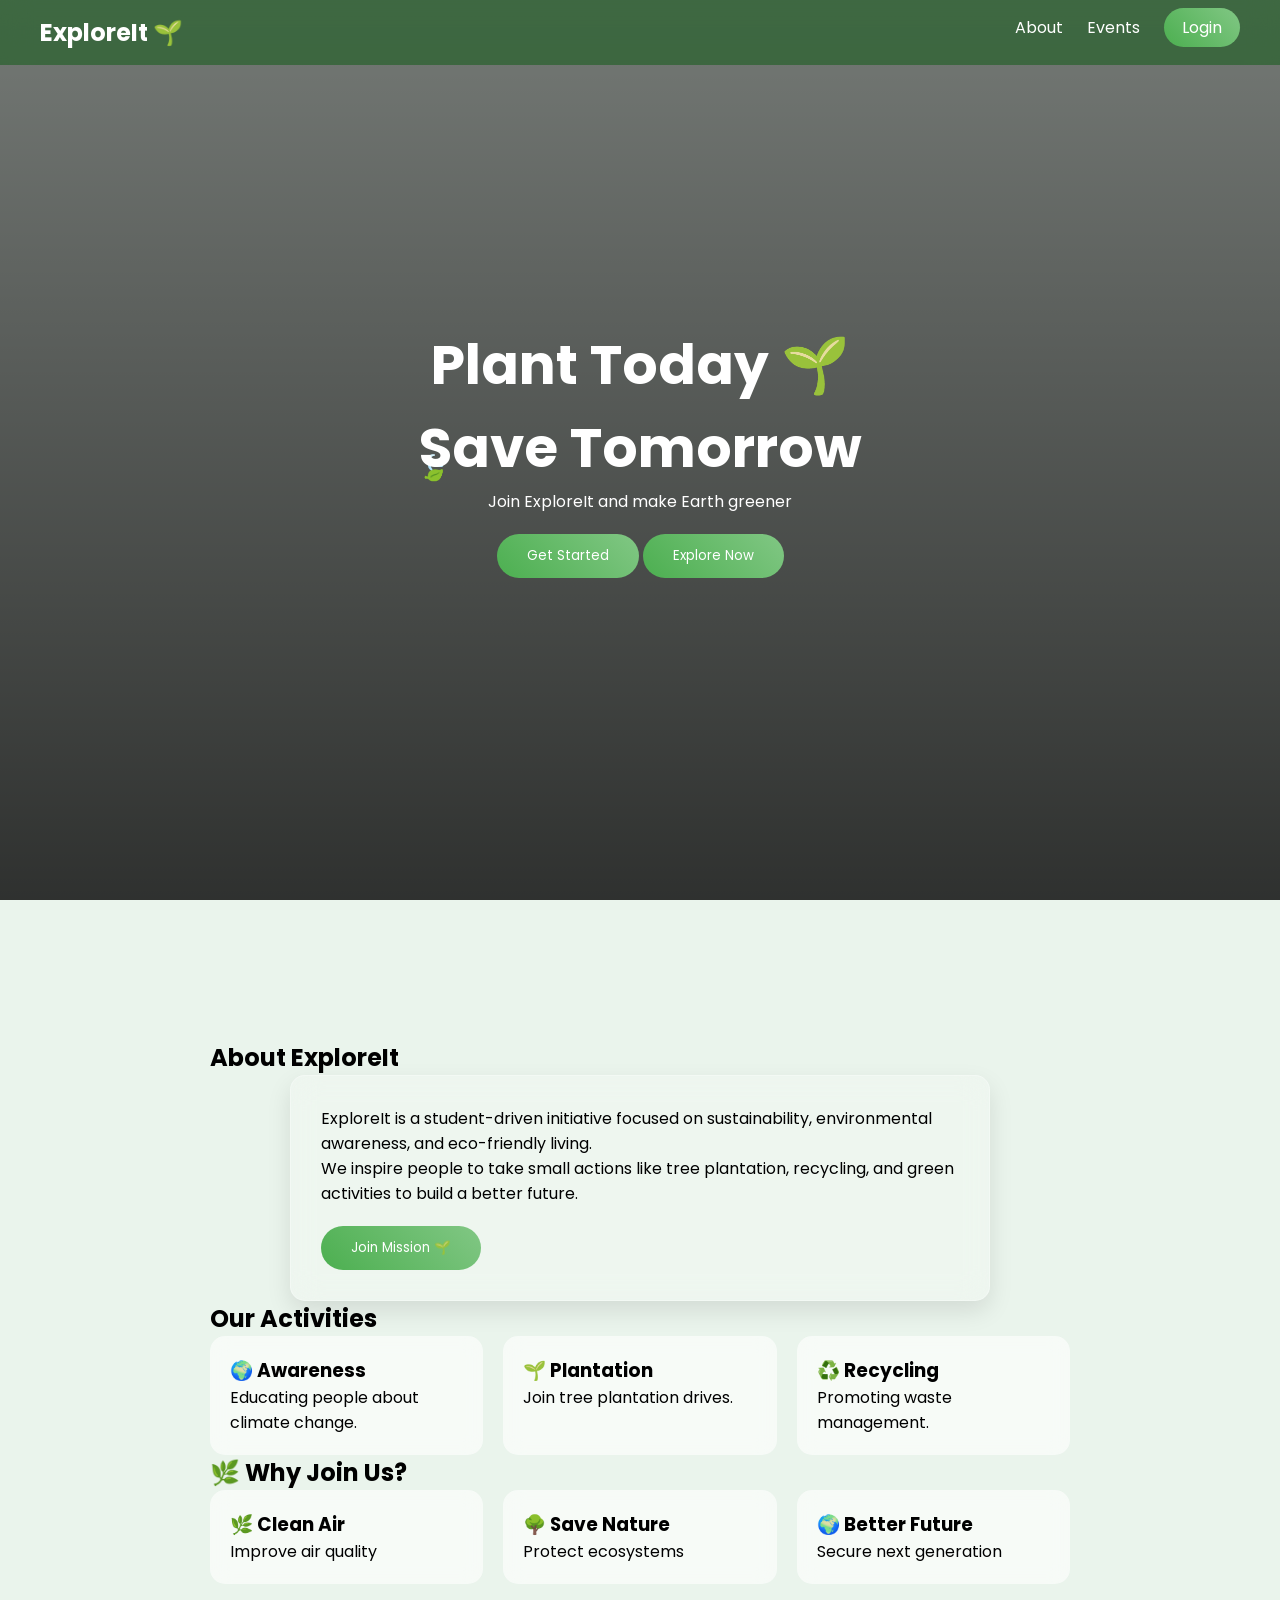
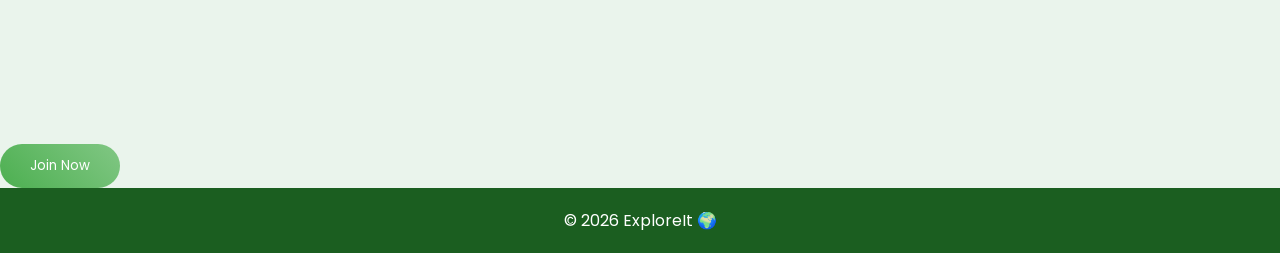
<file: index.html>
<!DOCTYPE html>
<html lang="en">
<head>
<meta charset="UTF-8">
<meta name="viewport" content="width=device-width, initial-scale=1.0">
<title>ExploreIt</title>

<link rel="stylesheet" href="style.css">
<link href="https://fonts.googleapis.com/css2?family=Poppins:wght@300;400;600;800&display=swap" rel="stylesheet">
</head>

<body>

<!-- NAVBAR -->
<nav class="glass-nav">
    <h2>ExploreIt 🌱</h2>
    <div>
        <a href="#about">About</a>
        <a href="#events">Events</a>
        <a href="login.html" class="nav-btn">Login</a>
    </div>
</nav>

<!-- HERO -->
<section class="hero">
    <div class="overlay"></div>

    <!-- 🌿 LEAF ANIMATION -->
    <div class="leaf-bg">
        <span>🍃</span>
        <span>🍃</span>
        <span>🍃</span>
        <span>🍃</span>
        <span>🍃</span>
    </div>

    <div class="hero-content">
        <h1>Plant Today 🌱<br>Save Tomorrow</h1>
        <p>Join ExploreIt and make Earth greener</p>
        <button class="btn glow-btn">Get Started</button>
        <button class="btn glow-btn">Explore Now</button>
    </div>
</section>

<div class="container">

<!-- ABOUT -->
<section id="about" class="fade-in">

    <h2>About ExploreIt</h2>

    <div class="about-box glass-card">
        <p>
            ExploreIt is a student-driven initiative focused on sustainability,
            environmental awareness, and eco-friendly living.
        </p>

        <p>
            We inspire people to take small actions like tree plantation,
            recycling, and green activities to build a better future.
        </p>

        <button class="btn glow-btn" onclick="window.location.href='join.html'">
    Join Mission 🌱
</button>
    </div>

</section>

<!-- EVENTS -->
<section id="events" class="fade-in">
    <h2>Our Activities</h2>

    <div class="cards">

        <div class="card">
            <h3>🌍 Awareness</h3>
            <p>Educating people about climate change.</p>
        </div>

        <div class="card plantation-card" onclick="window.location.href='plantation.html'">
            <h3>🌱 Plantation</h3>
            <p>Join tree plantation drives.</p>
        </div>

        <div class="card" onclick="window.location.href='recycle.html'">
            <h3>♻️ Recycling</h3>
            <p>Promoting waste management.</p>
        </div>

    </div>
</section>

<!-- EXTRA SECTION (LIKE PLANTATION STYLE) -->
<section class="fade-in">
    <h2>🌿 Why Join Us?</h2>

    <div class="cards">

    <div class="card clickable" onclick="window.location.href='air.html'">
        <h3>🌿 Clean Air</h3>
        <p>Improve air quality</p>
    </div>

    <div class="card clickable" onclick="window.location.href='nature.html'">
        <h3>🌳 Save Nature</h3>
        <p>Protect ecosystems</p>
    </div>

    <div class="card clickable" onclick="window.location.href='future.html'">
        <h3>🌍 Better Future</h3>
        <p>Secure next generation</p>
    </div>

</div>
         <!-- POPUP -->
    <div id="whyPopup" class="why-popup">
        <div class="why-content">
            <span class="close-btn" onclick="closeWhy()">×</span>
            <p id="whyText"></p>
        </div>
    </div>

    </div>


   <button class="btn glow-btn" onclick="window.location.href='join.html'">
    Join Now
</button>
</button>
</section>

</div>

<!-- FOOTER -->
<footer>
    <p>© 2026 ExploreIt 🌍</p>
</footer>

<!-- 🌿 SCROLL ANIMATION -->
<script>
const faders = document.querySelectorAll(".fade-in");

window.addEventListener("scroll", () => {
    faders.forEach(el => {
        const rect = el.getBoundingClientRect().top;
        if(rect < window.innerHeight - 100){
            el.classList.add("show");
        }
    });
});
</script>

</body>
</html>
</file>
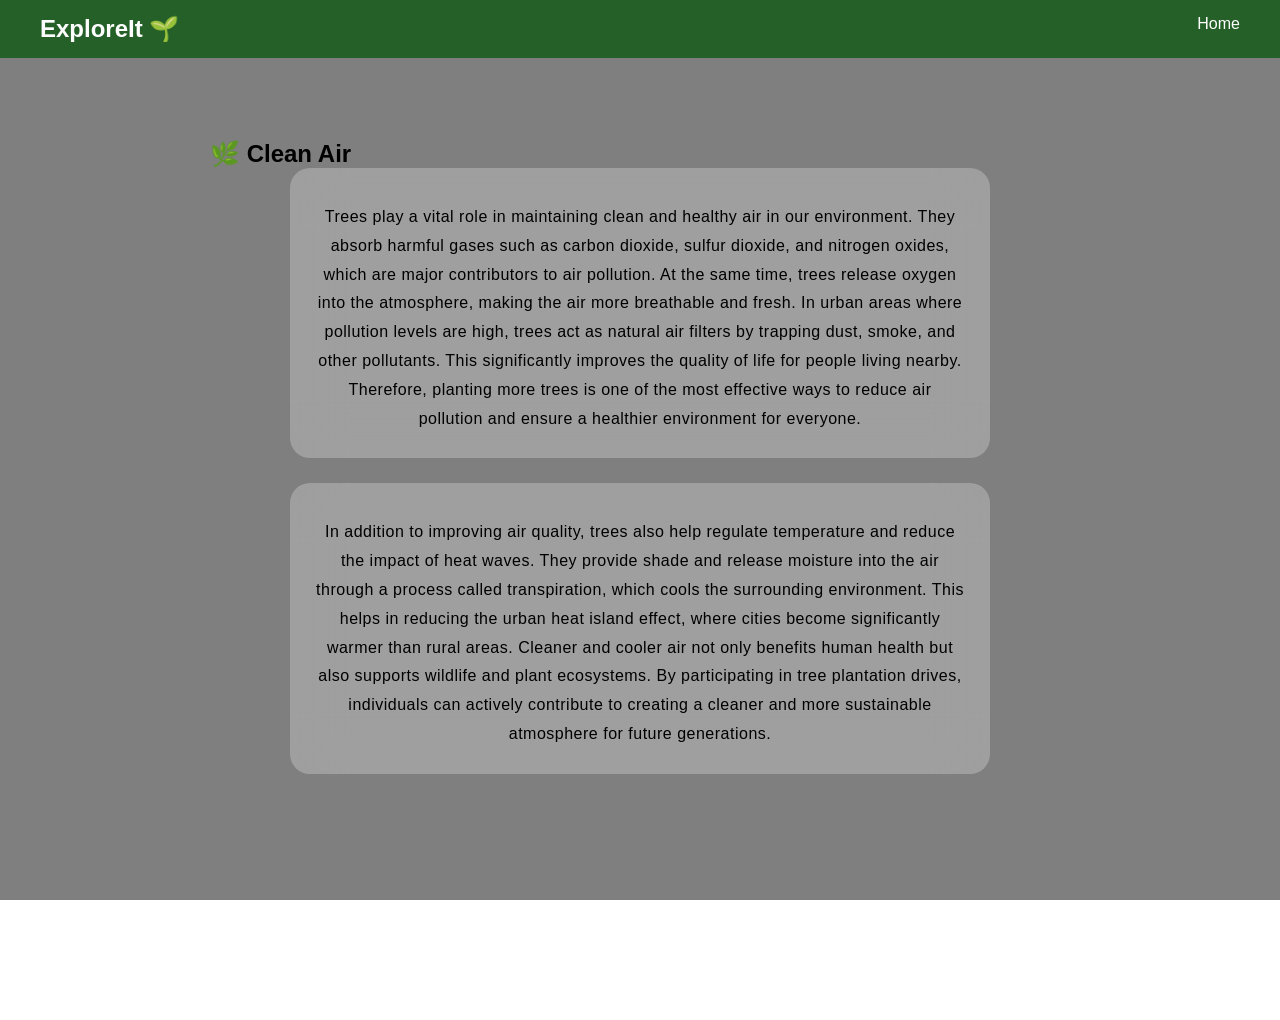
<file: air.html>
<!DOCTYPE html>
<html lang="en">
<head>
<meta charset="UTF-8">
<title>Clean Air</title>
<link rel="stylesheet" href="style.css">
</head>

<body class="leaf-page">

<nav>
    <h2>ExploreIt 🌱</h2>
    <a href="index.html">Home</a>
</nav>

<div class="leaf-overlay"></div>

<div class="container">

<h2>🌿 Clean Air</h2>

<div>

    <div class="event-card">
        <p>
            Trees play a vital role in maintaining clean and healthy air in our environment. They absorb harmful gases such as carbon dioxide, sulfur dioxide, and nitrogen oxides, which are major contributors to air pollution. At the same time, trees release oxygen into the atmosphere, making the air more breathable and fresh. In urban areas where pollution levels are high, trees act as natural air filters by trapping dust, smoke, and other pollutants. This significantly improves the quality of life for people living nearby. Therefore, planting more trees is one of the most effective ways to reduce air pollution and ensure a healthier environment for everyone.
        </p>
    </div>

    <div class="event-card">
        <p>
            In addition to improving air quality, trees also help regulate temperature and reduce the impact of heat waves. They provide shade and release moisture into the air through a process called transpiration, which cools the surrounding environment. This helps in reducing the urban heat island effect, where cities become significantly warmer than rural areas. Cleaner and cooler air not only benefits human health but also supports wildlife and plant ecosystems. By participating in tree plantation drives, individuals can actively contribute to creating a cleaner and more sustainable atmosphere for future generations.
        </p>
    </div>

</div>

</div>

</body>
</html>
</file>
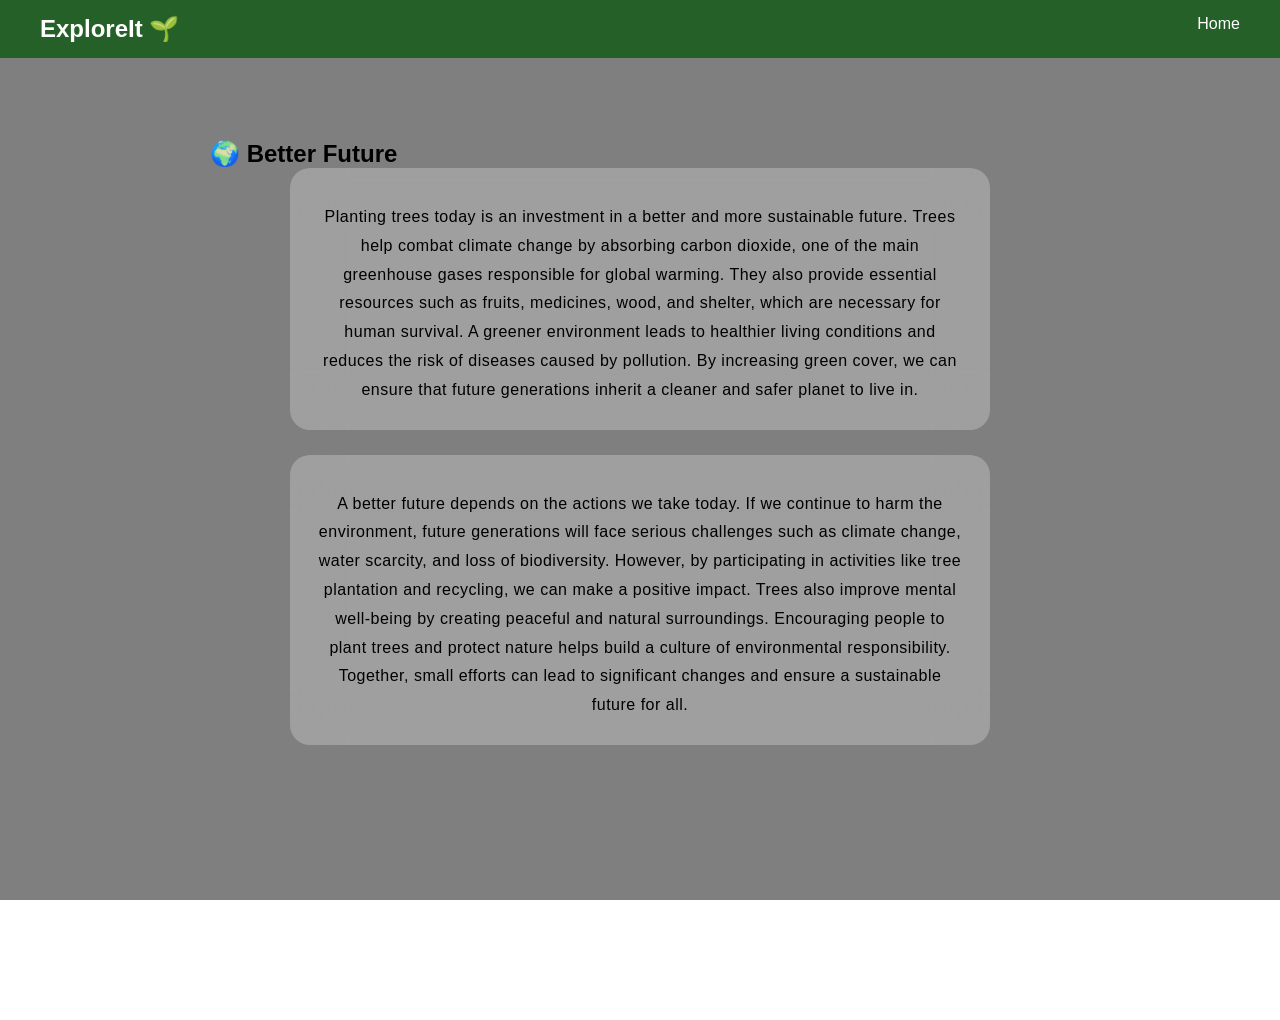
<file: future.html>
<!DOCTYPE html>
<html lang="en">
<head>
<meta charset="UTF-8">
<title>Better Future</title>
<link rel="stylesheet" href="style.css">
</head>

<body class="leaf-page">

<nav>
    <h2>ExploreIt 🌱</h2>
    <a href="index.html">Home</a>
</nav>

<div class="leaf-overlay"></div>

<div class="container">

<h2>🌍 Better Future</h2>

<div>

    <div class="event-card">
        <p>
            Planting trees today is an investment in a better and more sustainable future. Trees help combat climate change by absorbing carbon dioxide, one of the main greenhouse gases responsible for global warming. They also provide essential resources such as fruits, medicines, wood, and shelter, which are necessary for human survival. A greener environment leads to healthier living conditions and reduces the risk of diseases caused by pollution. By increasing green cover, we can ensure that future generations inherit a cleaner and safer planet to live in.
        </p>
    </div>

    <div class="event-card">
        <p>
            A better future depends on the actions we take today. If we continue to harm the environment, future generations will face serious challenges such as climate change, water scarcity, and loss of biodiversity. However, by participating in activities like tree plantation and recycling, we can make a positive impact. Trees also improve mental well-being by creating peaceful and natural surroundings. Encouraging people to plant trees and protect nature helps build a culture of environmental responsibility. Together, small efforts can lead to significant changes and ensure a sustainable future for all.
        </p>
    </div>

</div>

</div>

</body>
</html>
</file>
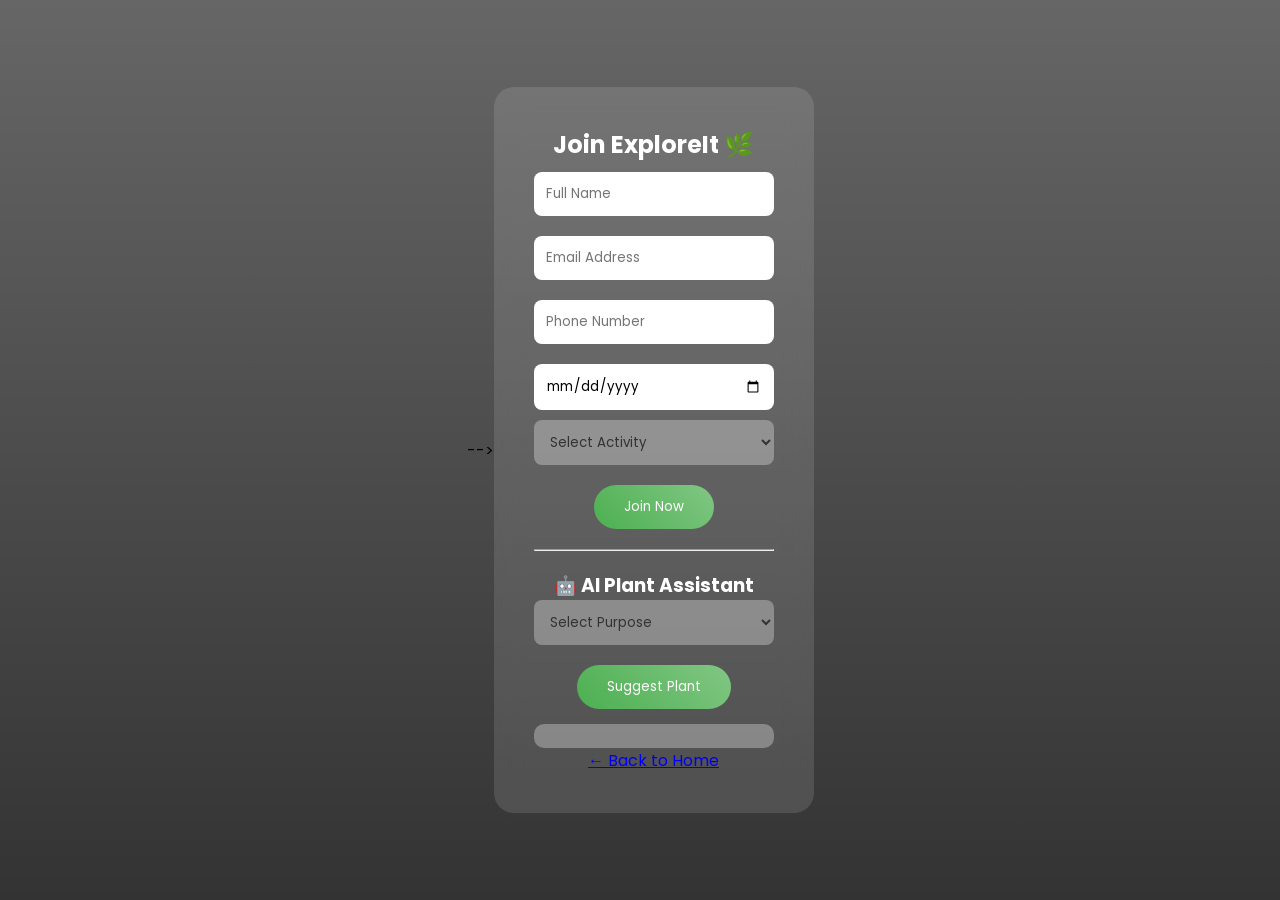
<file: join.html>
<!-- <!DOCTYPE html>
<html lang="en">
<head>
<meta charset="UTF-8">
<meta name="viewport" content="width=device-width, initial-scale=1.0">
<title>Join ExploreIt</title>

<link rel="stylesheet" href="style.css">
<link href="https://fonts.googleapis.com/css2?family=Poppins:wght@300;400;600&display=swap" rel="stylesheet">
</head>

<body class="auth-body">

<div class="auth-container">

    <h2>Join ExploreIt 🌿</h2>
    
    <div class="input-group">
    <select id="purpose">
        <option value="">Select Purpose</option>
        <option value="shade">Shade</option>
        <option value="fruit">Fruit</option>
        <option value="oxygen">Oxygen</option>
    </select>
     <h3>🤖 AI Plant Assistant</h3>
</div>

<button class="btn glow-btn" onclick="suggestPlant()">Suggest Plant</button>

<div id="result" class="info-box"></div>

     NAME -->
    <!-- <div class="input-group">
        <input type="text" placeholder="Full Name" id="name" required>
    </div> -->

    <!-- EMAIL -->
    <!-- <div class="input-group">
        <input type="email" placeholder="Email Address" id="email" required>
    </div> -->

    <!-- PHONE -->
    <!-- <div class="input-group">
        <input type="tel" placeholder="Phone Number" id="phone" required>
    </div> -->

    <!-- DOB -->
    <!-- <div class="input-group">
        <input type="date" id="dob" required>
    </div> -->

    <!-- ACTIVITY SELECTION -->
    <!-- <div class="input-group">
        <select id="activity">
            <option value="">Select Activity</option>
            <option value="Plantation">🌱 Plantation</option>
            <option value="Recycling">♻️ Recycling</option>
            <option value="Awareness">🌍 Awareness</option>
        </select>
    </div> -->

    <!-- BUTTON -->
    <!-- <button class="btn glow-btn" onclick="submitForm()">Join Now</button> -->

    <!-- BACK -->
    <!-- <p class="auth-text">
        <a href="index.html">← Back to Home</a>
    </p> -->

<!-- </div>

<script>

function submitForm(){
    let name = document.getElementById("name").value;
    let email = document.getElementById("email").value;
    let phone = document.getElementById("phone").value;
    let dob = document.getElementById("dob").value;
    let activity = document.getElementById("activity").value;

    if(name === "" || email === "" || phone === "" || dob === "" || activity === ""){
        alert("Please fill all fields!");
        return;
    }

    alert(`✅ ${name}, you have joined ${activity} successfully!`);
}

</script>

</body>
</html> --> -->
<!DOCTYPE html>
<html lang="en">
<head>
<meta charset="UTF-8">
<meta name="viewport" content="width=device-width, initial-scale=1.0">
<title>Join ExploreIt</title>

<link rel="stylesheet" href="style.css">
<link href="https://fonts.googleapis.com/css2?family=Poppins:wght@300;400;600&display=swap" rel="stylesheet">
</head>

<body class="auth-body">

<div class="auth-container">

    <h2>Join ExploreIt 🌿</h2>

    <!-- FORM -->
    <div class="input-group">
        <input type="text" id="name" placeholder="Full Name" required>
    </div>

    <div class="input-group">
        <input type="email" id="email" placeholder="Email Address" required>
    </div>

    <div class="input-group">
        <input type="tel" id="phone" placeholder="Phone Number" required>
    </div>

    <div class="input-group">
        <input type="date" id="dob" required>
    </div>

    <!-- ACTIVITY -->
    <div class="input-group">
        <select id="activity">
            <option value="">Select Activity</option>
            <option value="Plantation">🌱 Plantation</option>
            <option value="Recycling">♻️ Recycling</option>
            <option value="Awareness">🌍 Awareness</option>
        </select>
    </div>

    <!-- JOIN BUTTON -->
    <button type="button" class="btn glow-btn" onclick="submitForm()">
        Join Now
    </button>

    <hr style="margin:20px 0;">

    <!-- 🤖 AI SECTION -->
    <h3>🤖 AI Plant Assistant</h3>

    <div class="input-group">
        <select id="purpose">
            <option value="">Select Purpose</option>
            <option value="shade">🌳 Shade</option>
            <option value="fruit">🥭 Fruit</option>
            <option value="oxygen">🌿 Oxygen</option>
        </select>
    </div>

    <button type="button" class="btn glow-btn" onclick="suggestPlant()">
        Suggest Plant
    </button>

    <!-- RESULT -->
    <div id="result" class="info-box"></div>

    <p class="auth-text">
        <a href="index.html">← Back to Home</a>
    </p>

</div>

<!-- ✅ SCRIPT (VERY IMPORTANT) -->
<script>

/* FORM SUBMIT */
function submitForm(){
    let name = document.getElementById("name").value;
    let email = document.getElementById("email").value;
    let phone = document.getElementById("phone").value;
    let dob = document.getElementById("dob").value;
    let activity = document.getElementById("activity").value;

    if(name === "" || email === "" || phone === "" || dob === "" || activity === ""){
        alert("⚠ Please fill all fields!");
        return;
    }

    alert(`✅ ${name}, you successfully joined ${activity}!`);
}

/* 🤖 AI SUGGESTION */
function suggestPlant(){
    let purpose = document.getElementById("purpose").value;
    let result = document.getElementById("result");

    if(purpose === ""){
        result.innerHTML = "⚠ Please select a purpose first!";
        return;
    }

    let suggestion = "";

    if(purpose === "shade"){
        suggestion = "🌳 Banyan Tree – Provides dense shade and lives long.";
    }
    else if(purpose === "fruit"){
        suggestion = "🥭 Mango Tree – Gives fruit and grows well in India.";
    }
    else if(purpose === "oxygen"){
        suggestion = "🌿 Neem Tree – Produces high oxygen and has medicinal benefits.";
    }

    result.innerHTML = "🤖 Suggestion: " + suggestion;
}

</script>

</body>
</html>
</file>
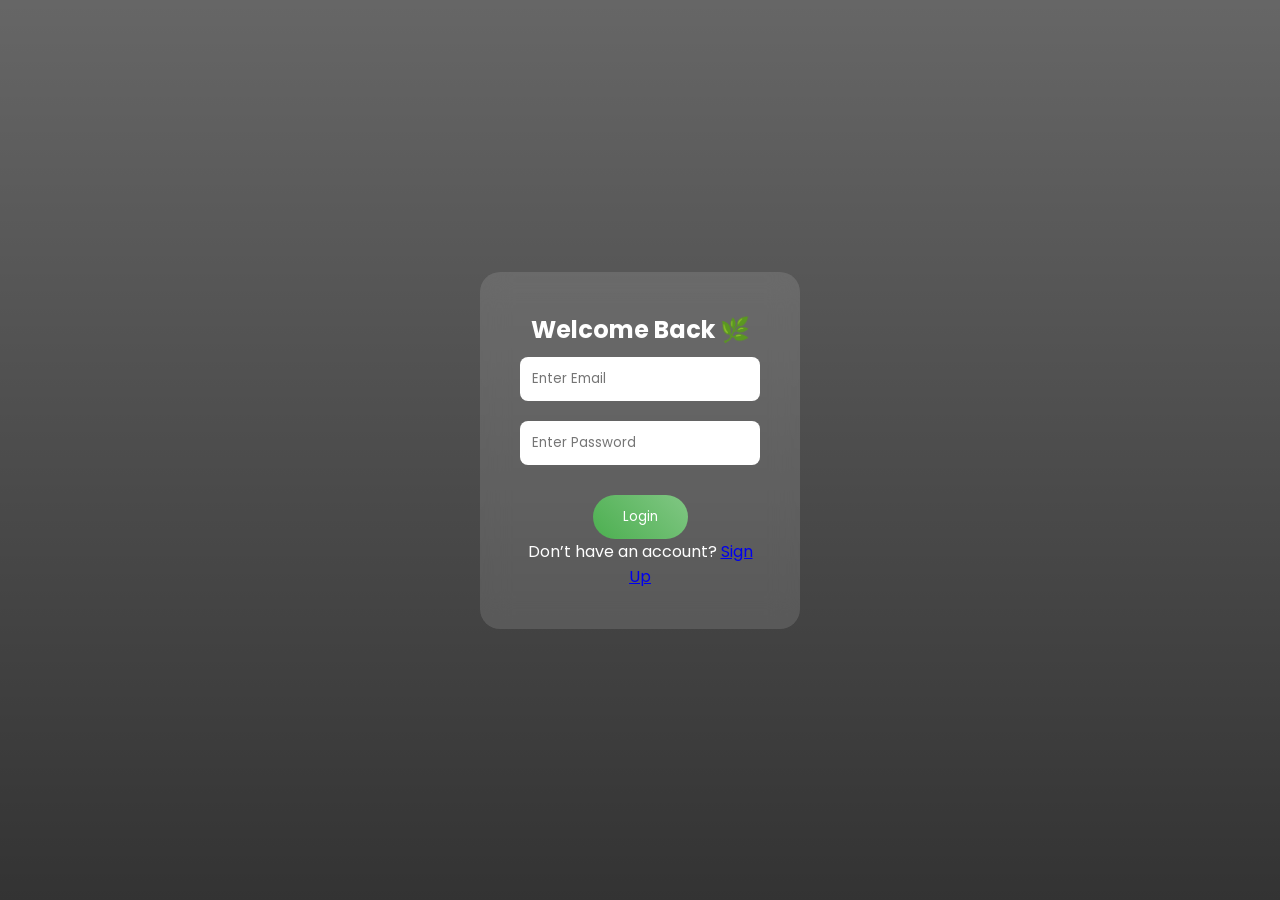
<file: login.html>
<!DOCTYPE html>
<html lang="en">
<head>
<meta charset="UTF-8">
<meta name="viewport" content="width=device-width, initial-scale=1.0">
<title>Login - ExploreIt</title>

<link rel="stylesheet" href="style.css">
<link href="https://fonts.googleapis.com/css2?family=Poppins:wght@300;400;600&display=swap" rel="stylesheet">
</head>

<body class="auth-body">

<div class="auth-container">

    <h2>Welcome Back 🌿</h2>

    <div class="input-group">
        <input type="email" placeholder="Enter Email" required>
    </div>

    <div class="input-group">
        <input type="password" placeholder="Enter Password" required>
    </div>

    <button class="btn glow-btn">Login</button>

    <p class="auth-text">
        Don’t have an account? 
        <a href="signup.html">Sign Up</a>
    </p>

</div>

</body>
</html>
</file>
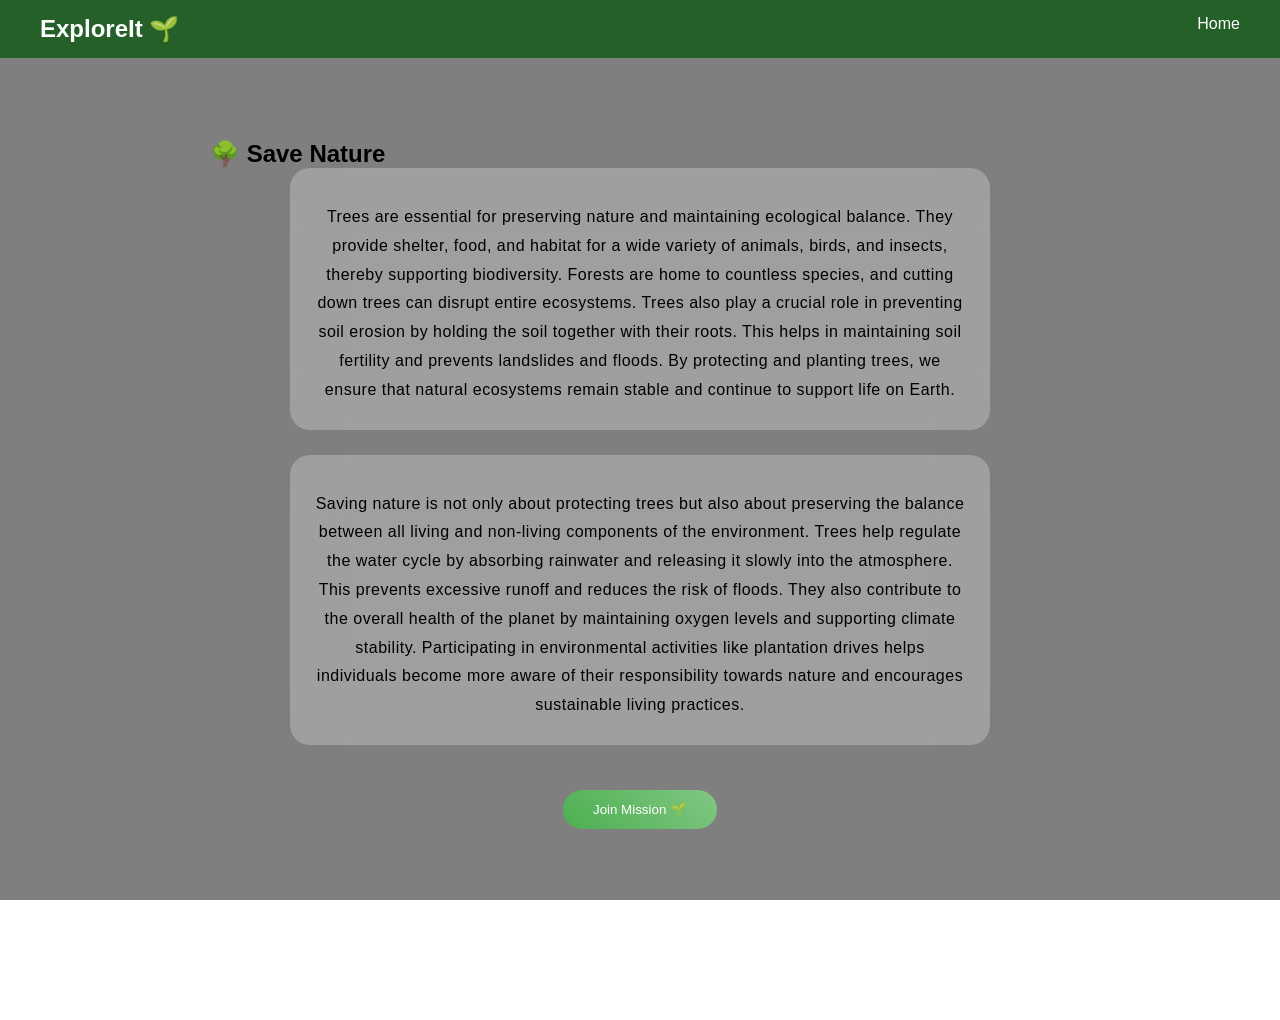
<file: nature.html>
<!DOCTYPE html>
<html lang="en">
<head>
<meta charset="UTF-8">
<title>Save Nature</title>
<link rel="stylesheet" href="style.css">
</head>

<body class="leaf-page">

<nav>
    <h2>ExploreIt 🌱</h2>
    <a href="index.html">Home</a>
</nav>

<div class="leaf-overlay"></div>

<div class="container">

<h2>🌳 Save Nature</h2>

<div>

    <div class="event-card">
        <p>
            Trees are essential for preserving nature and maintaining ecological balance. They provide shelter, food, and habitat for a wide variety of animals, birds, and insects, thereby supporting biodiversity. Forests are home to countless species, and cutting down trees can disrupt entire ecosystems. Trees also play a crucial role in preventing soil erosion by holding the soil together with their roots. This helps in maintaining soil fertility and prevents landslides and floods. By protecting and planting trees, we ensure that natural ecosystems remain stable and continue to support life on Earth.
        </p>
    </div>

    <div class="event-card">
        <p>
            Saving nature is not only about protecting trees but also about preserving the balance between all living and non-living components of the environment. Trees help regulate the water cycle by absorbing rainwater and releasing it slowly into the atmosphere. This prevents excessive runoff and reduces the risk of floods. They also contribute to the overall health of the planet by maintaining oxygen levels and supporting climate stability. Participating in environmental activities like plantation drives helps individuals become more aware of their responsibility towards nature and encourages sustainable living practices.
        </p>
    </div>

    <!-- 🔘 JOIN BUTTON (FIXED POSITION) -->
    <div style="text-align:center; margin-top:20px;">
        <button class="btn glow-btn" onclick="window.location.href='join.html'">
            Join Mission 🌱
        </button>
    </div>

</div>

</div>

</body>
</html>
</file>
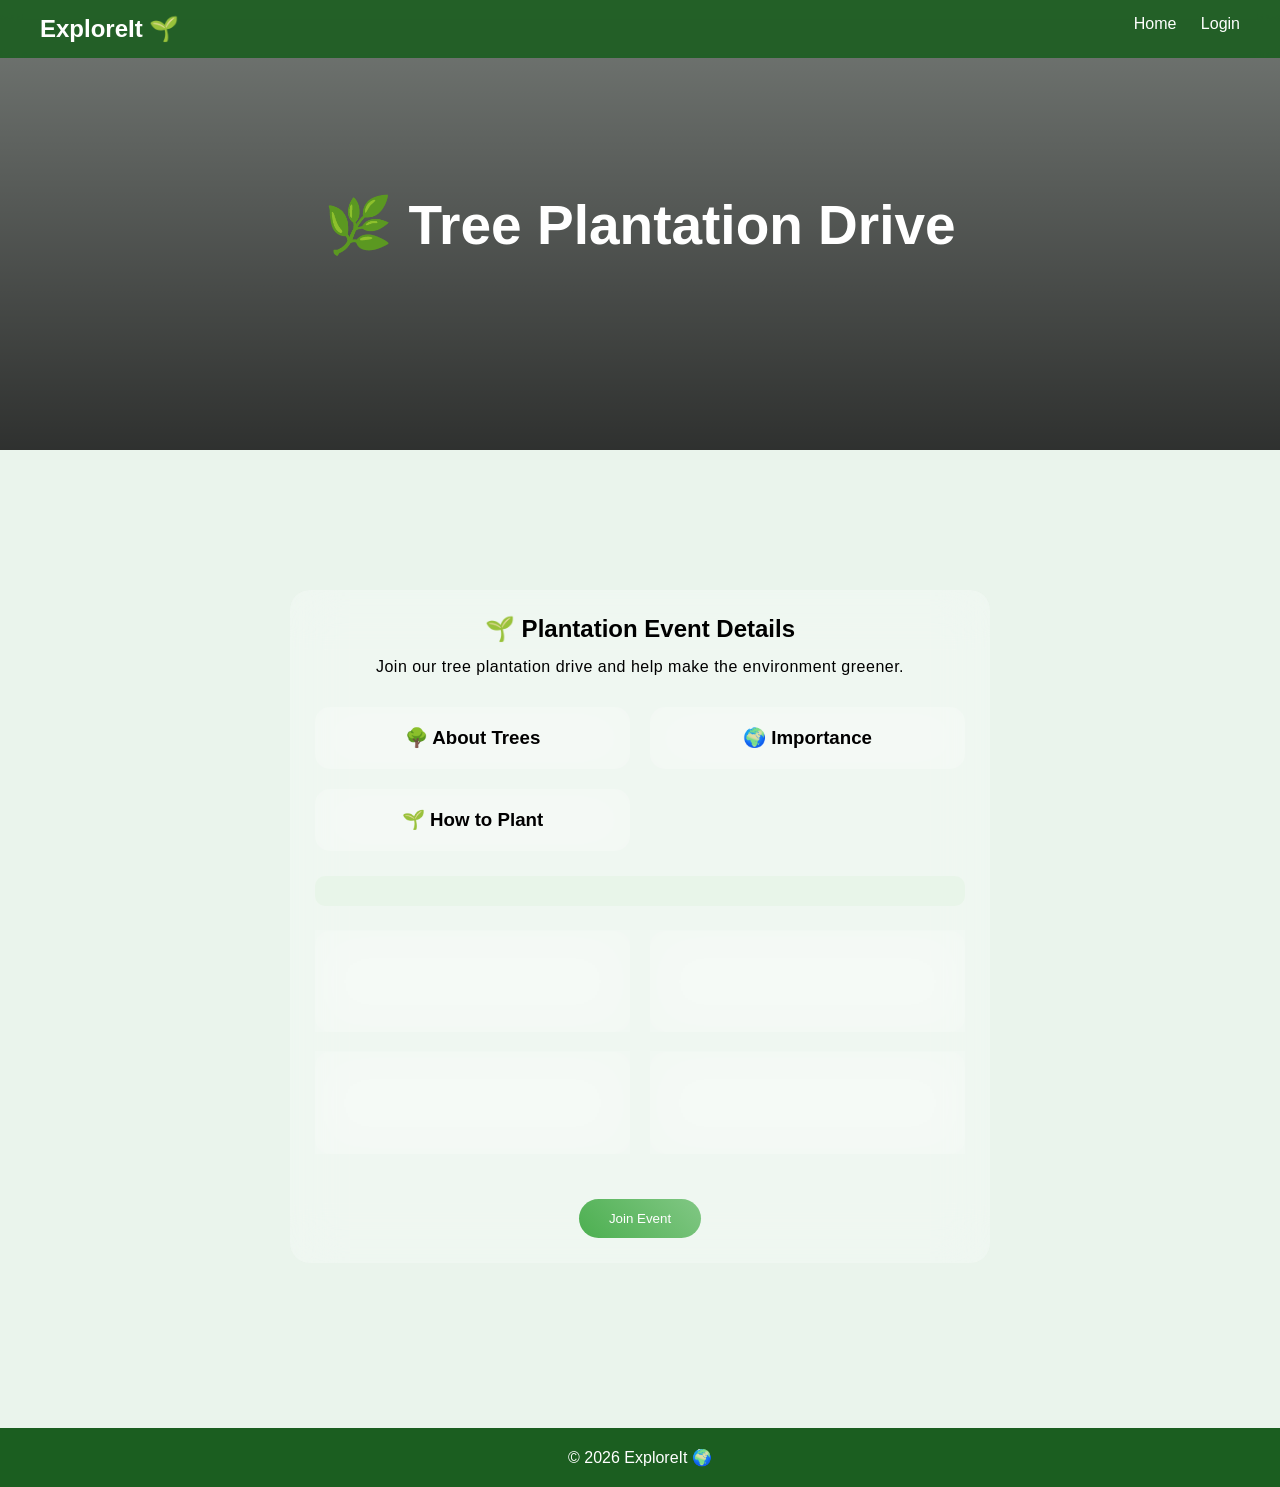
<file: plantation.html>
<!DOCTYPE html>
<html lang="en">
<head>
<meta charset="UTF-8">
<title>Plantation Event</title>

<link rel="stylesheet" href="style.css">
</head>

<body>

<nav>
    <h2>ExploreIt 🌱</h2>
    <div>
        <a href="index.html">Home</a>
        <a href="login.html">Login</a>
    </div>
</nav>

<section class="hero small-hero">
    <div class="overlay"></div>
    <div class="hero-content">
        <h1>🌿 Tree Plantation Drive</h1>
    </div>
</section>

<div class="container">

<!-- 🌿 EVENT -->
<section class="event-card">

<h2>🌱 Plantation Event Details</h2>

<p>
Join our tree plantation drive and help make the environment greener.
</p>

<!-- 📘 LEARNING -->
<div class="event-grid">

    <div class="event-box clickable" onclick="showInfo('about')">
        <h3>🌳 About Trees</h3>
    </div>

    <div class="event-box clickable" onclick="showInfo('importance')">
        <h3>🌍 Importance</h3>
    </div>

    <div class="event-box clickable" onclick="showInfo('plant')">
        <h3>🌱 How to Plant</h3>
    </div>

</div>

<div id="treeInfo" class="info-box"></div>

<!-- 📅 EVENT FORM -->
<div class="event-grid">

    <div class="event-box">
        <h3>📍 Location</h3>
        <p>Pune, Maharashtra</p>
    </div>

    <div class="event-box">
        <h3>📅 Date</h3>
        <input type="date" id="eventDate">
    </div>

    <div class="event-box">
        <h3>🕒 Time</h3>
        <input type="time" id="eventTime">
    </div>

    <div class="event-box">
        <h3>👥 Participants</h3>
        <input type="number" id="participants">
    </div>

</div>

<button class="btn glow-btn" onclick="registerEvent()">Join Event</button>

<div id="successMsg" class="success-box"></div>

</section>

</div>

<footer>
    <p>© 2026 ExploreIt 🌍</p>
</footer>

<script src="openmodal.js"></script>

</body>
</html>
</file>
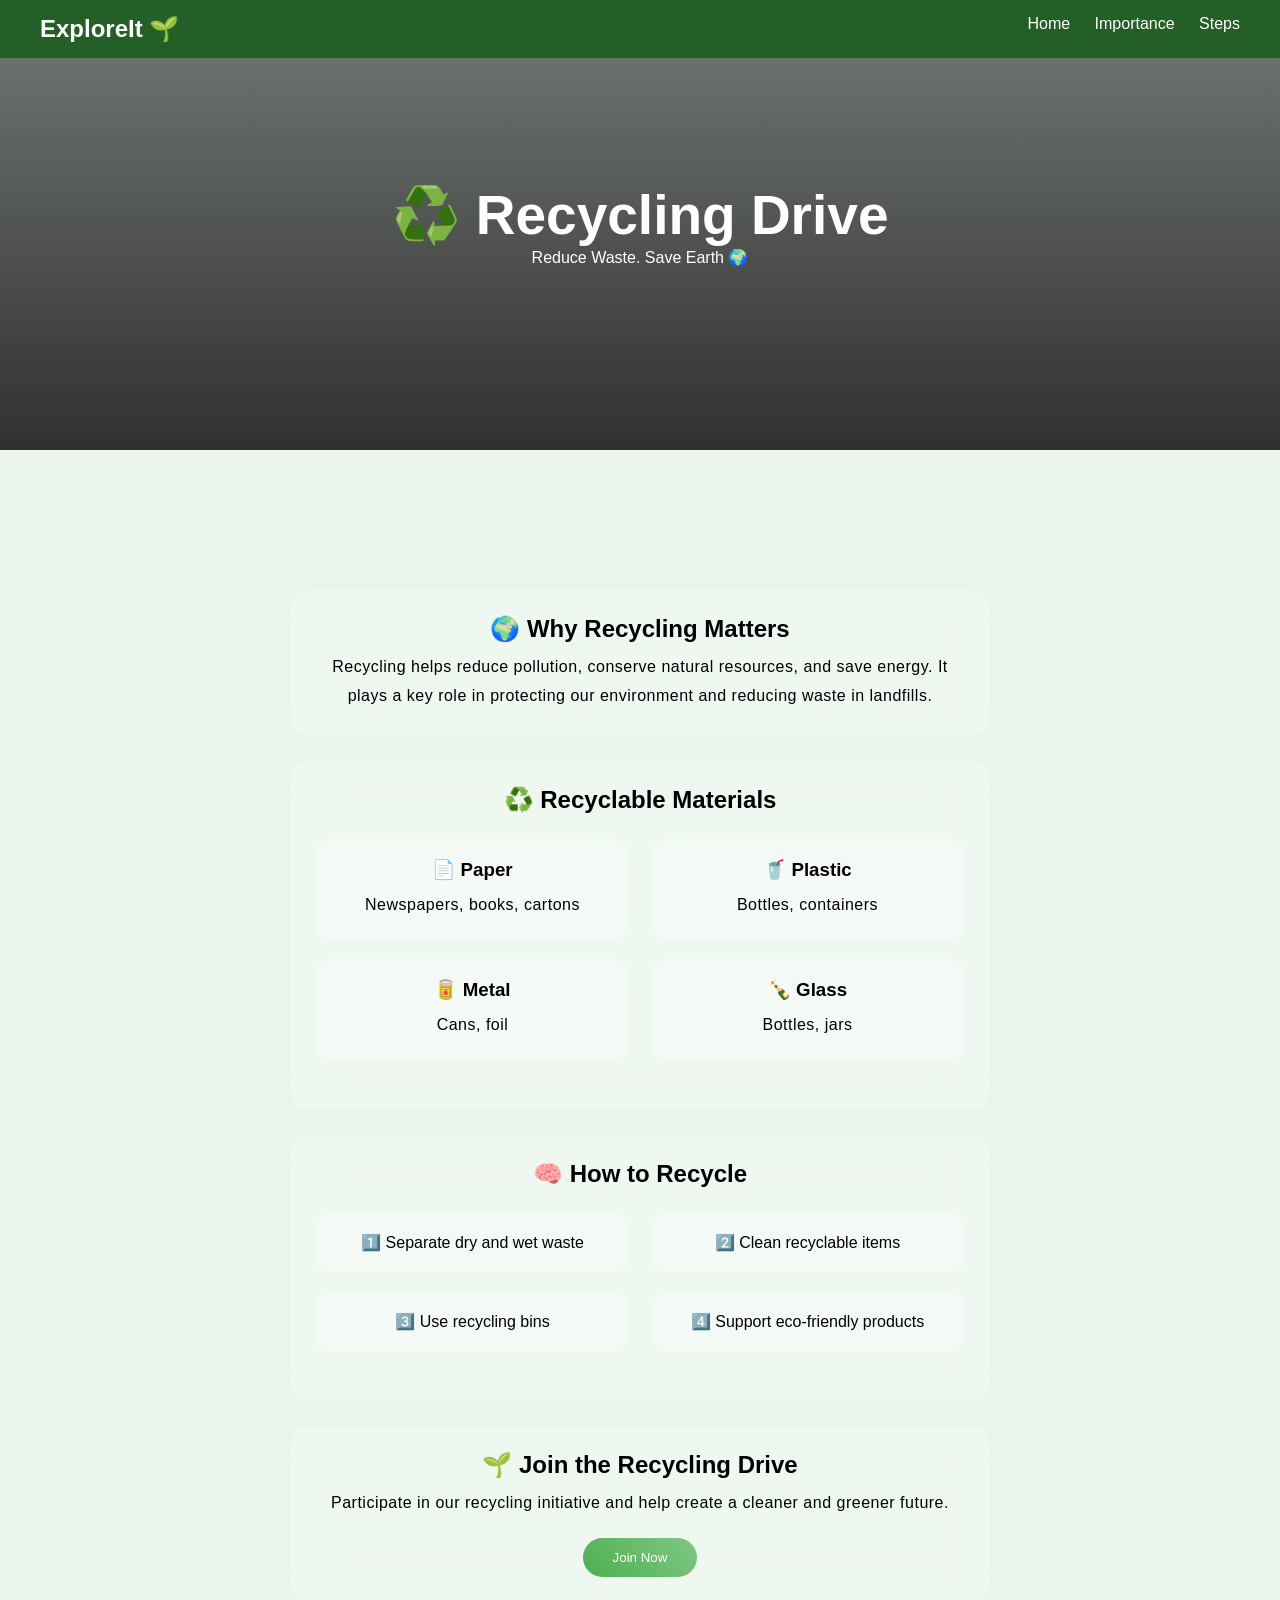
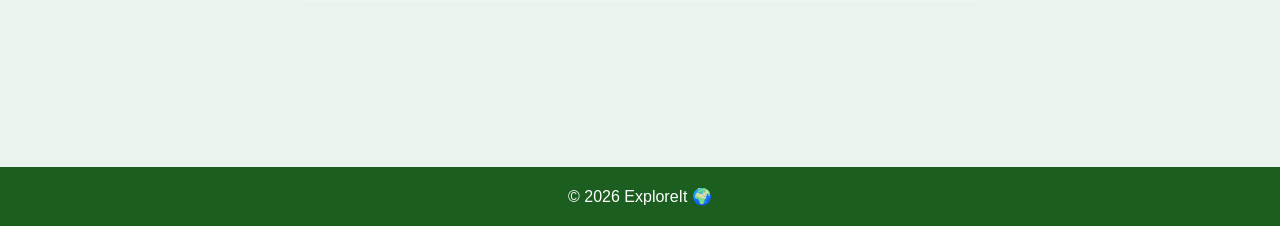
<file: recycle.html>
<!DOCTYPE html>
<html lang="en">
<head>
<meta charset="UTF-8">
<meta name="viewport" content="width=device-width, initial-scale=1.0">
<title>Recycling - ExploreIt</title>

<link rel="stylesheet" href="style.css">
</head>

<body>

<!-- NAVBAR -->
<nav>
    <h2>ExploreIt 🌱</h2>
    <div>
        <a href="index.html">Home</a>
        <a href="#importance">Importance</a>
        <a href="#steps">Steps</a>
    </div>
</nav>

<!-- HERO -->
<section class="hero small-hero">
    <div class="overlay"></div>
    <div class="hero-content">
        <h1>♻️ Recycling Drive</h1>
        <p>Reduce Waste. Save Earth 🌍</p>
    </div>
</section>

<div class="container">

<!-- IMPORTANCE -->
<section id="importance" class="event-card">
    <h2>🌍 Why Recycling Matters</h2>

    <p>
        Recycling helps reduce pollution, conserve natural resources,
        and save energy. It plays a key role in protecting our environment
        and reducing waste in landfills.
    </p>
</section>

<!-- MATERIALS -->
<section class="event-card">
    <h2>♻️ Recyclable Materials</h2>

    <div class="event-grid">

        <div class="event-box">
            <h3>📄 Paper</h3>
            <p>Newspapers, books, cartons</p>
        </div>

        <div class="event-box">
            <h3>🥤 Plastic</h3>
            <p>Bottles, containers</p>
        </div>

        <div class="event-box">
            <h3>🥫 Metal</h3>
            <p>Cans, foil</p>
        </div>

        <div class="event-box">
            <h3>🍾 Glass</h3>
            <p>Bottles, jars</p>
        </div>

    </div>
</section>

<!-- STEPS -->
<section id="steps" class="event-card">
    <h2>🧠 How to Recycle</h2>

    <div class="event-grid">

        <div class="event-box">1️⃣ Separate dry and wet waste</div>
        <div class="event-box">2️⃣ Clean recyclable items</div>
        <div class="event-box">3️⃣ Use recycling bins</div>
        <div class="event-box">4️⃣ Support eco-friendly products</div>

    </div>
</section>

<!-- CALL TO ACTION -->
<section class="event-card">
    <h2>🌱 Join the Recycling Drive</h2>

    <p>
        Participate in our recycling initiative and help create
        a cleaner and greener future.
    </p>

    <button class="btn glow-btn">Join Now</button>
</section>

</div>

<footer>
    <p>© 2026 ExploreIt 🌍</p>
</footer>

</body>
</html>
</file>
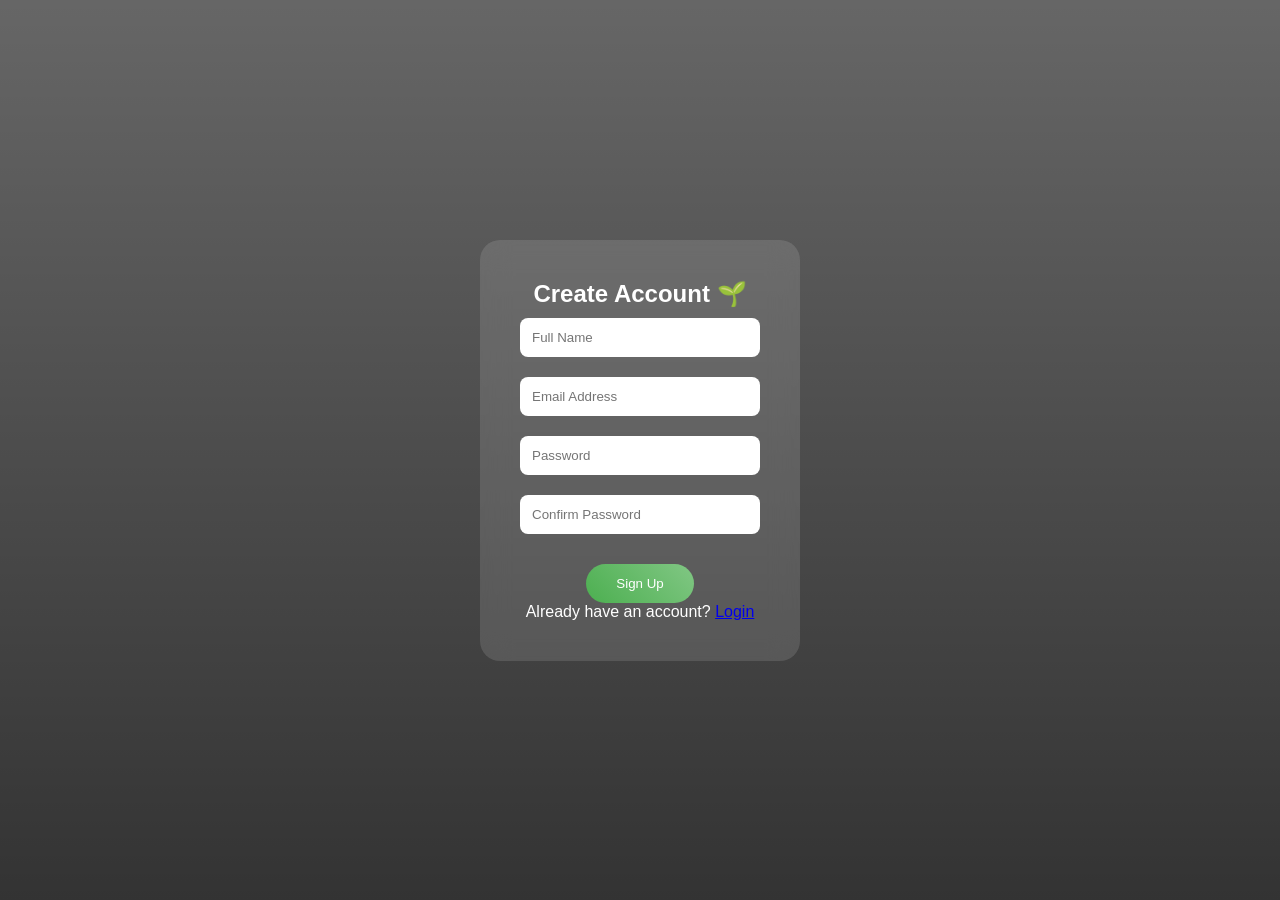
<file: signup.html>
<!DOCTYPE html>
<html lang="en">
<head>
<meta charset="UTF-8">
<meta name="viewport" content="width=device-width, initial-scale=1.0">
<title>Sign Up - ExploreIt</title>

<link rel="stylesheet" href="style.css">
</head>

<body class="auth-body">

<div class="auth-container">

    <h2>Create Account 🌱</h2>

    <div class="input-group">
        <input type="text" placeholder="Full Name" required>
    </div>

    <div class="input-group">
        <input type="email" placeholder="Email Address" required>
    </div>

    <div class="input-group">
        <input type="password" placeholder="Password" required>
    </div>

    <div class="input-group">
        <input type="password" placeholder="Confirm Password" required>
    </div>

    <button class="btn glow-btn">Sign Up</button>

    <p class="auth-text">
        Already have an account? 
        <a href="login.html">Login</a>
    </p>

</div>

</body>
</html>
</file>
<file: style.css>
* {
    margin: 0;
    padding: 0;
    box-sizing: border-box;
    font-family: 'Poppins', sans-serif;
}

body {
    background: #eaf4ec;
}

/* NAVBAR */
nav {
    position: fixed;
    width: 100%;
    top: 0;
    background: rgba(27,94,32,0.9);
    backdrop-filter: blur(10px);
    color: white;
    display: flex;
    justify-content: space-between;
    padding: 15px 40px;
    z-index: 100;
}

nav a {
    color: white;
    margin-left: 20px;
    text-decoration: none;
}

/* HERO */
.hero {
    height: 100vh;
    position: relative;
    background: url('https://images.unsplash.com/photo-1501004318641-b39e6451bec6') center/cover;
    display: flex;
    justify-content: center;
    align-items: center;
    text-align: center;
    color: white;
}

.small-hero {
    height: 50vh;
}

.overlay {
    position: absolute;
    width: 100%;
    height: 100%;
    background: linear-gradient(to bottom, rgba(0,0,0,0.5), rgba(0,0,0,0.8));
}

.hero-content {
    position: relative;
    z-index: 2;
}

.hero h1 {
    font-size: 55px;
}

/* BUTTON */
.btn {
    margin-top: 20px;
    padding: 12px 30px;
    border: none;
    color: white;
    border-radius: 25px;
    cursor: pointer;
    transition: 0.3s;
}

.glow-btn {
    background: linear-gradient(45deg, #4caf50, #81c784);
}

.glow-btn:hover {
    transform: scale(1.1);
    box-shadow: 0 0 15px #4caf50, 0 0 30px #81c784;
}

/* CONTAINER */
.container {
    max-width: 1100px;
    margin: 120px auto;
    padding: 20px;
}

/* CARDS */
.cards {
    display: flex;
    gap: 20px;
    flex-wrap: wrap;
}

.card {
    flex: 1;
    min-width: 250px;
    padding: 20px;
    border-radius: 15px;
    background: rgba(255,255,255,0.6);
    backdrop-filter: blur(10px);
    transition: 0.3s;
}

/* HOVER FIX */
.card:hover {
    transform: translateY(-10px) scale(1.03);
    box-shadow: 0 10px 25px rgba(0,0,0,0.15);
}

.plantation-card {
    cursor: pointer;
}

/* ABOUT */
.about-box {
    background: linear-gradient(135deg, #e8f5e9, #ffffff);
    padding: 30px;
    border-radius: 15px;
    max-width: 700px;
    margin: auto;
    box-shadow: 0 10px 25px rgba(0,0,0,0.1);
}

/* FOOTER */
footer {
    background: #1b5e20;
    color: white;
    text-align: center;
    padding: 20px;
}

/* AUTH */
.auth-body {
    height: 100vh;
    display: flex;
    justify-content: center;
    align-items: center;
    background:
    linear-gradient(rgba(0,0,0,0.6), rgba(0,0,0,0.8)),
    url('https://images.unsplash.com/photo-1501004318641-b39e6451bec6') center/cover;
}

.auth-container {
    background: rgba(255,255,255,0.12);
    backdrop-filter: blur(15px);
    padding: 40px;
    border-radius: 20px;
    text-align: center;
    color: white;
    width: 320px;
}

.input-group input {
    width: 100%;
    padding: 12px;
    margin: 10px 0;
    border-radius: 8px;
    border: none;
}

/* EVENT CARD */
.event-card {
    background: rgba(255,255,255,0.25);
    backdrop-filter: blur(25px);
    padding: 35px;
    border-radius: 20px;
    text-align: center;
    max-width: 700px;
    margin: auto;
}

/* GRID */
.event-grid {
    display: grid;
    grid-template-columns: repeat(auto-fit, minmax(220px, 1fr));
    gap: 20px;
    margin: 25px 0;
}

/* BOX */
.event-box {
    position: relative;
    padding: 20px;
    border-radius: 15px;
    background: rgba(255,255,255,0.15);
    backdrop-filter: blur(25px);
    transition: 0.3s;
}

.event-box:hover {
    transform: translateY(-8px) scale(1.03);
}

.event-box::before {
    content: "";
    position: absolute;
    inset: 0;
    border-radius: 15px;
    background: linear-gradient(45deg, transparent, rgba(76,175,80,0.2), transparent);
    opacity: 0;
    transition: 0.3s;
    pointer-events: none;
}

.event-box:hover::before {
    opacity: 1;
}

/* INPUT FIX */
.event-box input {
    position: relative;
    z-index: 2;
    width: 100%;
    padding: 10px;
    border-radius: 10px;
    border: none;
    background: rgba(255,255,255,0.4);
    outline: none;
}

/* SUCCESS */
.success-box {
    margin-top: 15px;
    padding: 12px;
    border-radius: 10px;
    background: linear-gradient(135deg, #c8e6c9, #e8f5e9);
    display: none;
}

/* INFO BOX */
.info-box {
    margin-top: 15px;
    padding: 15px;
    background: #e8f5e9;
    border-radius: 10px;
}
.leaf-bg span {
    position: absolute;
    font-size: 24px;
    animation: floatLeaf 12s linear infinite;
}

@keyframes floatLeaf {
    0% { transform: translateY(0) rotate(0); }
    50% { transform: translateY(-80px) translateX(30px) rotate(180deg);}
    100% { transform: translateY(0) rotate(360deg);}
}

.fade-in {
    opacity: 0;
    transform: translateY(40px);
    transition: 1s;
}

.fade-in.show {
    opacity: 1;
    transform: translateY(0);
}
/* 🌿 NAV GLASS */
.glass-nav {
    background: rgba(27,94,32,0.6);
    backdrop-filter: blur(15px);
}

/* LOGIN BUTTON IN NAV */
.nav-btn {
    padding: 8px 18px;
    border-radius: 20px;
    background: linear-gradient(45deg, #4caf50, #81c784);
}

/* 💎 GLASS CARD */
.glass-card {
    background: rgba(255,255,255,0.2);
    backdrop-filter: blur(15px);
    border: 1px solid rgba(255,255,255,0.3);
}

/* BUTTON HOVER IMPROVEMENT */
.btn {
    transition: 0.3s;
}

.btn:hover {
    transform: scale(1.08);
}
select {
    width: 100%;
    padding: 12px;
    border-radius: 8px;
    border: none;
    background: rgba(255,255,255,0.3);
    color: #333;
}
/* POPUP BACKGROUND */
.why-popup {
    display: none;
    position: fixed;
    top: 0;
    left: 0;
    width: 100%;
    height: 100%;

    background: rgba(0,0,0,0.5);
    backdrop-filter: blur(10px);

    justify-content: center;
    align-items: center;
    z-index: 1000;
}

/* POPUP BOX */
.why-content {
    background: rgba(255,255,255,0.2);
    backdrop-filter: blur(20px);

    padding: 30px;
    border-radius: 20px;
    width: 300px;
    text-align: center;

    font-weight: bold;
    font-size: 16px;

    animation: springPop 0.4s ease;
}

/* CLOSE BUTTON */
.close-btn {
    position: absolute;
    top: 15px;
    right: 20px;
    cursor: pointer;
    font-size: 20px;
}

/* SPRING ANIMATION */
@keyframes springPop {
    0% { transform: scale(0.6); opacity: 0; }
    60% { transform: scale(1.1); }
    100% { transform: scale(1); opacity: 1; }
}
/* 🌿 LEAF BACKGROUND PAGE */
.leaf-page {
    background: url('https://images.unsplash.com/photo-1501004318641-b39e6451bec6') center/cover no-repeat;
    min-height: 100vh;
}

/* DARK OVERLAY */
.leaf-overlay {
    position: fixed;
    width: 100%;
    height: 100%;
    background: rgba(0,0,0,0.5);
    top: 0;
    left: 0;
    z-index: 0;
}

/* CONTENT ABOVE */
.container {
    position: relative;
    z-index: 1;
}
/* 📄 PARAGRAPH SPACING */
.event-card p {
    line-height: 1.8;   /* space between lines */
    letter-spacing: 0.5px;
    margin-top: 10px;
}

/* 📦 SPACE BETWEEN CARDS */
.event-card {
    margin-bottom: 25px;
    padding: 25px;
}

/* 🧾 CONTAINER WIDTH (better readability) */
.container {
    max-width: 900px;
}
#result {
    margin-top: 10px;
    padding: 10px;
    background: #e8f5e9;
    border-radius: 10px;
}
#result {
    margin-top: 15px;
    padding: 12px;
    border-radius: 10px;
    background: rgba(255,255,255,0.3);
    font-weight: 500;
}
</file>
